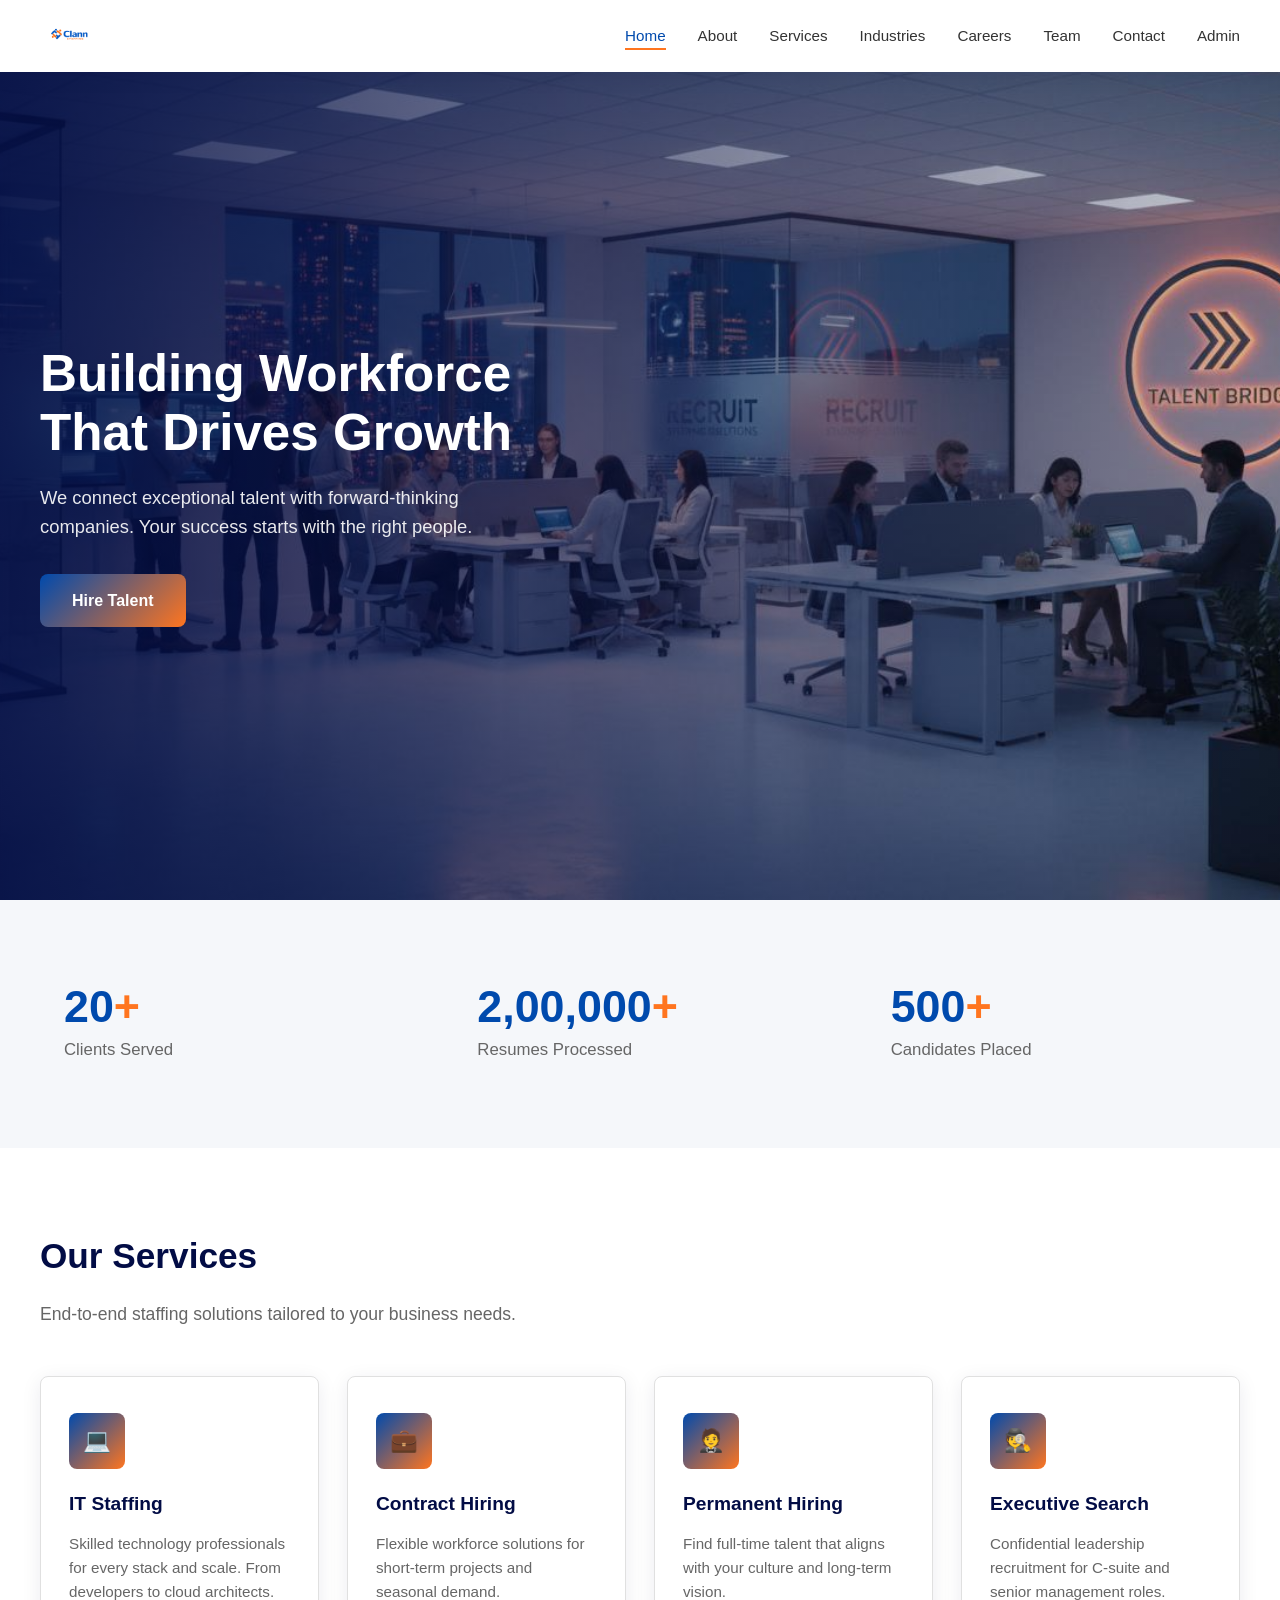
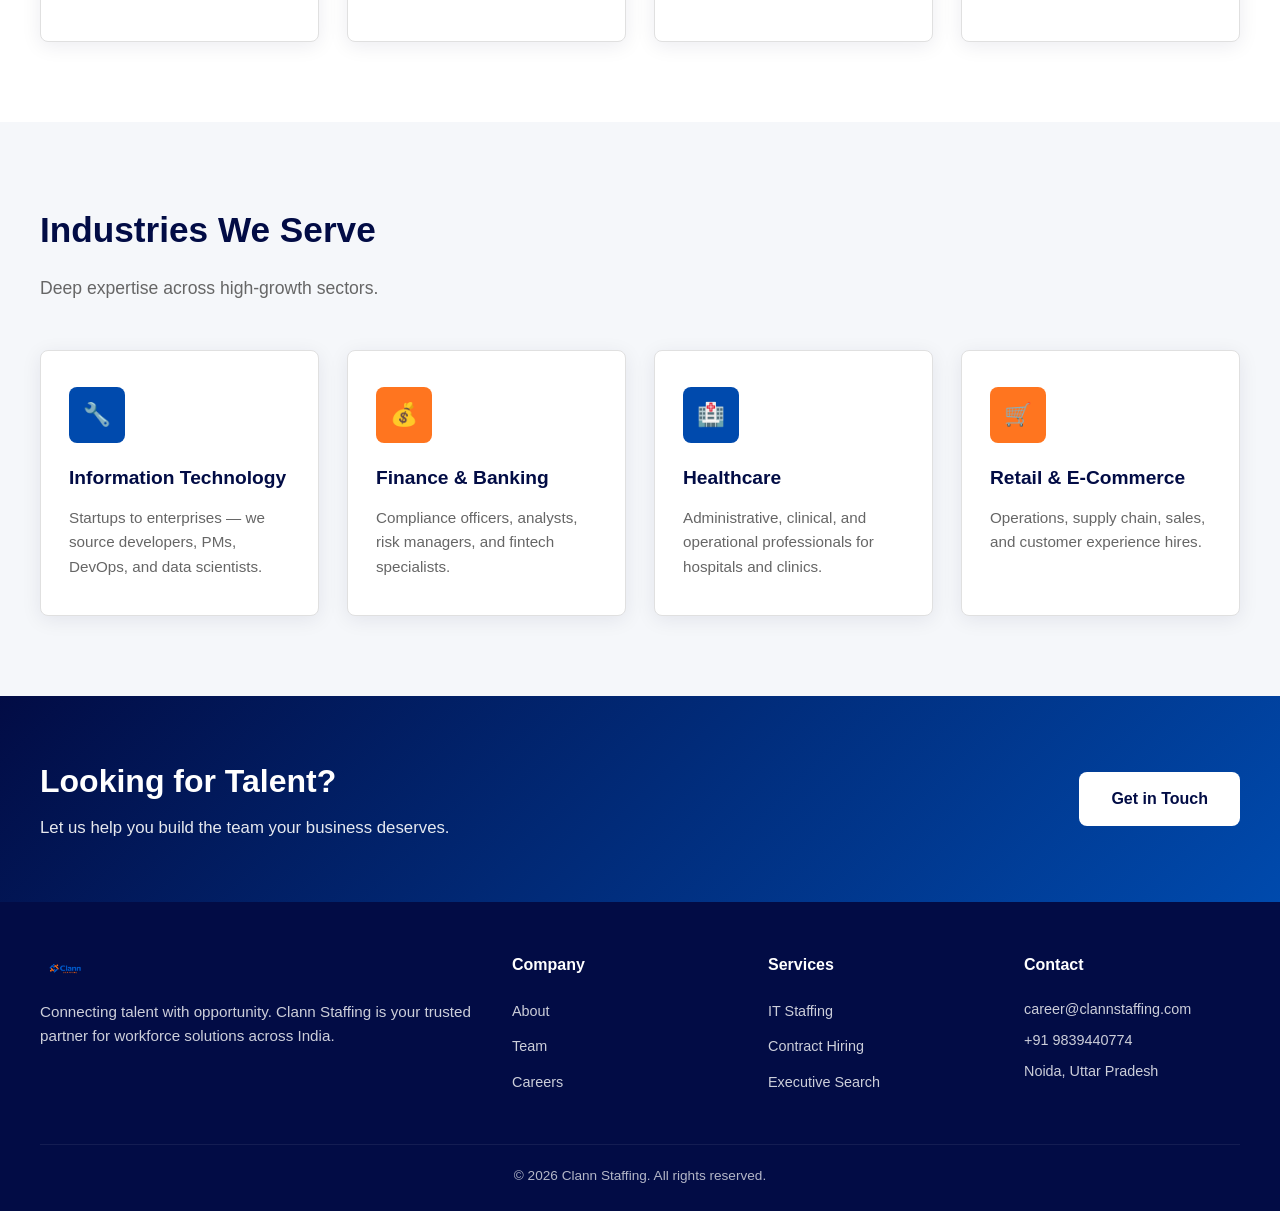
<file: index.html>
<!DOCTYPE html>
<html lang="en">
<head>
  <meta charset="UTF-8">
  <meta name="viewport" content="width=device-width, initial-scale=1.0">
  <title>Clann Staffing | Home</title>
  <link rel="stylesheet" href="styles.css">
</head>
<body>

  <!-- Navbar -->
  <nav class="navbar">
    <div class="container">
      <a href="index.html" class="logo">
        <img src="assets/logo.png" alt="Clann Staffing">
      </a>
      <ul class="nav-links">
        <li><a href="index.html">Home</a></li>
        <li><a href="about.html">About</a></li>
        <li><a href="services.html">Services</a></li>
        <li><a href="industries.html">Industries</a></li>
        <li><a href="careers.html">Careers</a></li>
        <li><a href="team.html">Team</a></li>
        <li><a href="contact.html">Contact</a></li>
        <li><a href="admin.html">Admin</a></li>
      </ul>
      <div class="hamburger" onclick="toggleMenu()">
        <span></span>
        <span></span>
        <span></span>
      </div>
    </div>
  </nav>

  <div class="mobile-menu" id="mobileMenu">
    <a href="index.html">Home</a>
    <a href="about.html">About</a>
    <a href="services.html">Services</a>
    <a href="industries.html">Industries</a>
    <a href="careers.html">Careers</a>
    <a href="team.html">Team</a>
    <a href="contact.html">Contact</a>
    <a href="admin.html">Admin</a>
  </div>

  <!-- Hero -->
  <section class="hero">
    <img src="assets/hero-bg.jpg" alt="" class="hero-bg">
    <div class="hero-overlay"></div>
    <div class="container">
      <div class="hero-content">
        <h1>Building Workforce That Drives Growth</h1>
        <p>We connect exceptional talent with forward-thinking companies. Your success starts with the right people.</p>
        <a href="contact.html" class="btn btn-primary">Hire Talent</a>
      </div>
    </div>
  </section>

  <!-- Stats -->
  <section class="stats">
    <div class="container">
      <div class="stats-grid">
        <div class="stat-item">
          <div class="stat-number">20<span>+</span></div>
          <div class="stat-label">Clients Served</div>
        </div>
        <div class="stat-item">
          <div class="stat-number">2,00,000<span>+</span></div>
          <div class="stat-label">Resumes Processed</div>
        </div>
        <div class="stat-item">
          <div class="stat-number">500<span>+</span></div>
          <div class="stat-label">Candidates Placed</div>
        </div>
      </div>
    </div>
  </section>

  <!-- Services Preview -->
  <section class="section">
    <div class="container">
      <h2 class="section-title">Our Services</h2>
      <p class="section-subtitle">End-to-end staffing solutions tailored to your business needs.</p>
      <div class="cards-grid">
        <div class="card">
          <div class="card-icon">&#128187;</div>
          <h3>IT Staffing</h3>
          <p>Skilled technology professionals for every stack and scale. From developers to cloud architects.</p>
        </div>
        <div class="card">
          <div class="card-icon">&#128188;</div>
          <h3>Contract Hiring</h3>
          <p>Flexible workforce solutions for short-term projects and seasonal demand.</p>
        </div>
        <div class="card">
          <div class="card-icon">&#129333;</div>
          <h3>Permanent Hiring</h3>
          <p>Find full-time talent that aligns with your culture and long-term vision.</p>
        </div>
        <div class="card">
          <div class="card-icon">&#128373;</div>
          <h3>Executive Search</h3>
          <p>Confidential leadership recruitment for C-suite and senior management roles.</p>
        </div>
      </div>
    </div>
  </section>

  <!-- Industries Preview -->
  <section class="section" style="background: var(--gray);">
    <div class="container">
      <h2 class="section-title">Industries We Serve</h2>
      <p class="section-subtitle">Deep expertise across high-growth sectors.</p>
      <div class="cards-grid">
        <div class="card">
          <div class="card-icon" style="background: var(--blue);">&#128295;</div>
          <h3>Information Technology</h3>
          <p>Startups to enterprises — we source developers, PMs, DevOps, and data scientists.</p>
        </div>
        <div class="card">
          <div class="card-icon" style="background: var(--orange);">&#128176;</div>
          <h3>Finance & Banking</h3>
          <p>Compliance officers, analysts, risk managers, and fintech specialists.</p>
        </div>
        <div class="card">
          <div class="card-icon" style="background: var(--blue);">&#127973;</div>
          <h3>Healthcare</h3>
          <p>Administrative, clinical, and operational professionals for hospitals and clinics.</p>
        </div>
        <div class="card">
          <div class="card-icon" style="background: var(--orange);">&#128722;</div>
          <h3>Retail & E-Commerce</h3>
          <p>Operations, supply chain, sales, and customer experience hires.</p>
        </div>
      </div>
    </div>
  </section>

  <!-- CTA Banner -->
  <section class="banner">
    <div class="container">
      <div>
        <h2>Looking for Talent?</h2>
        <p>Let us help you build the team your business deserves.</p>
      </div>
      <a href="contact.html" class="btn btn-primary" style="background: var(--white); color: var(--dark);">Get in Touch</a>
    </div>
  </section>

  <!-- Footer -->
  <footer class="footer">
    <div class="container footer-grid">
      <div class="footer-brand">
        <div class="logo">
          <img src="assets/logo.png" alt="Clann Staffing" style="height: 36px;">
        </div>
        <p>Connecting talent with opportunity. Clann Staffing is your trusted partner for workforce solutions across India.</p>
      </div>
      <div>
        <h4>Company</h4>
        <ul class="footer-links">
          <li><a href="about.html">About</a></li>
          <li><a href="team.html">Team</a></li>
          <li><a href="careers.html">Careers</a></li>
        </ul>
      </div>
      <div>
        <h4>Services</h4>
        <ul class="footer-links">
          <li><a href="services.html">IT Staffing</a></li>
          <li><a href="services.html">Contract Hiring</a></li>
          <li><a href="services.html">Executive Search</a></li>
        </ul>
      </div>
      <div class="footer-contact">
        <h4>Contact</h4>
        <p>career@clannstaffing.com</p>
        <p>+91 9839440774</p>
        <p>Noida, Uttar Pradesh</p>
      </div>
    </div>
    <div class="container footer-bottom">
      &copy; 2026 Clann Staffing. All rights reserved.
    </div>
  </footer>

  <script src="main.js"></script>
</body>
</html>
</file>
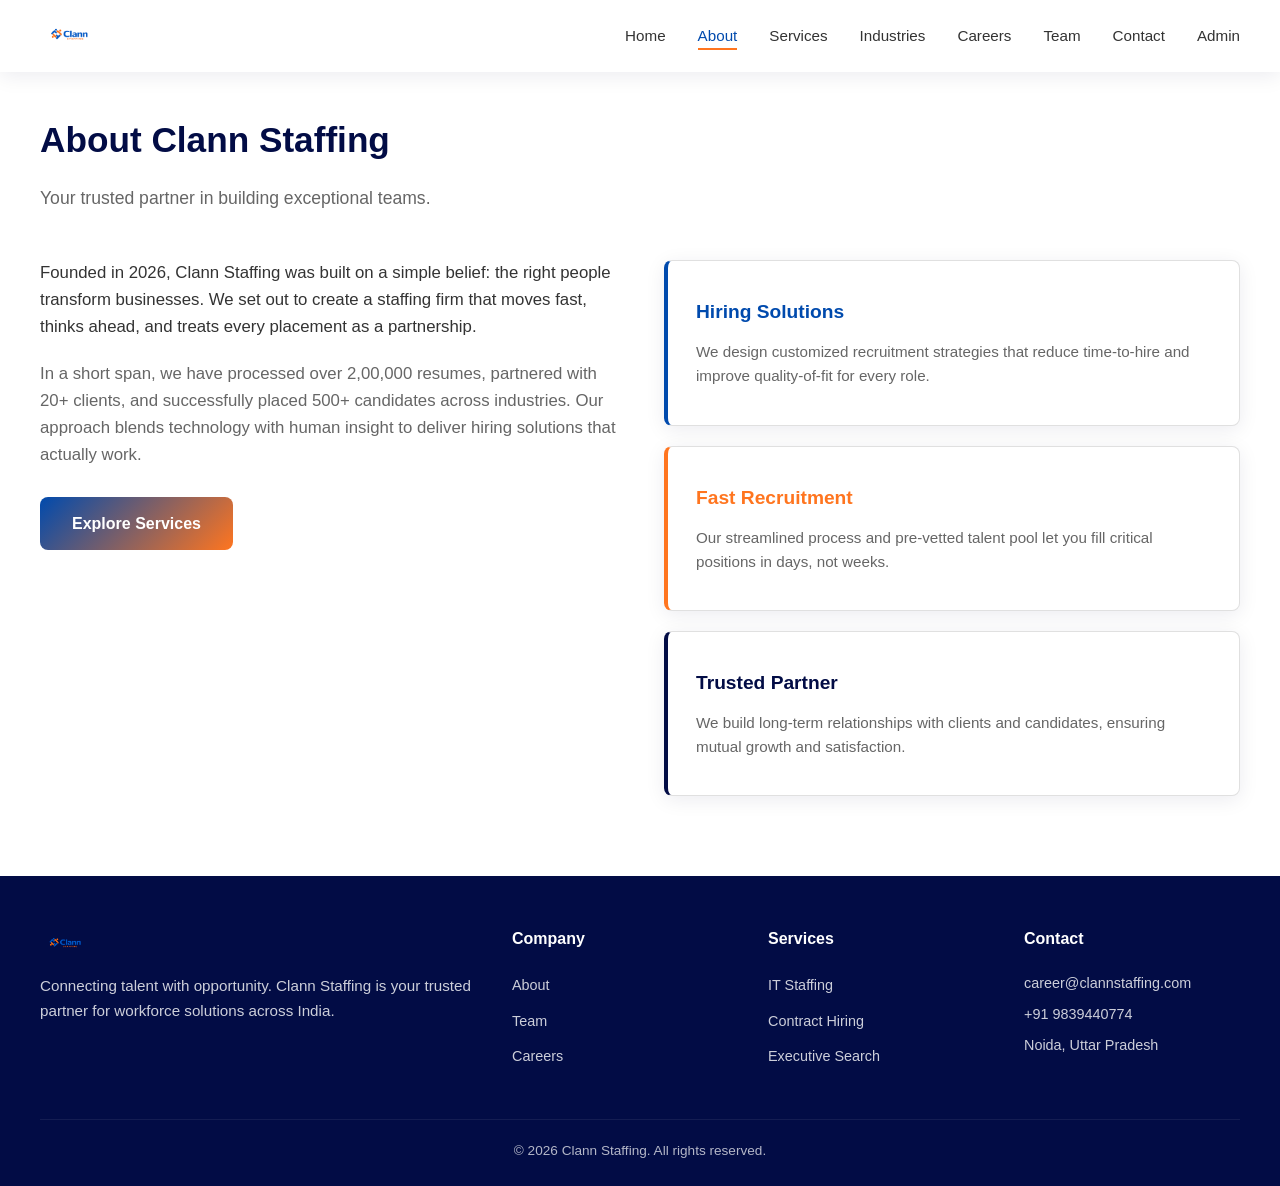
<file: about.html>
<!DOCTYPE html>
<html lang="en">
<head>
  <meta charset="UTF-8">
  <meta name="viewport" content="width=device-width, initial-scale=1.0">
  <title>Clann Staffing | About</title>
  <link rel="stylesheet" href="styles.css">
</head>
<body>

  <nav class="navbar">
    <div class="container">
      <a href="index.html" class="logo">
        <img src="assets/logo.png" alt="Clann Staffing">
      </a>
      <ul class="nav-links">
        <li><a href="index.html">Home</a></li>
        <li><a href="about.html">About</a></li>
        <li><a href="services.html">Services</a></li>
        <li><a href="industries.html">Industries</a></li>
        <li><a href="careers.html">Careers</a></li>
        <li><a href="team.html">Team</a></li>
        <li><a href="contact.html">Contact</a></li>
        <li><a href="admin.html">Admin</a></li>
      </ul>
      <div class="hamburger" onclick="toggleMenu()">
        <span></span><span></span><span></span>
      </div>
    </div>
  </nav>

  <div class="mobile-menu" id="mobileMenu">
    <a href="index.html">Home</a>
    <a href="about.html">About</a>
    <a href="services.html">Services</a>
    <a href="industries.html">Industries</a>
    <a href="careers.html">Careers</a>
    <a href="team.html">Team</a>
    <a href="contact.html">Contact</a>
    <a href="admin.html">Admin</a>
  </div>

  <section class="section" style="padding-top: calc(var(--nav-height) + 40px);">
    <div class="container">
      <h2 class="section-title">About Clann Staffing</h2>
      <p class="section-subtitle">Your trusted partner in building exceptional teams.</p>
      <div style="display: grid; grid-template-columns: 1fr 1fr; gap: 48px; align-items: start;">
        <div>
          <p style="font-size: 1.05rem; margin-bottom: 20px;">
            Founded in 2026, Clann Staffing was built on a simple belief: the right people transform businesses. We set out to create a staffing firm that moves fast, thinks ahead, and treats every placement as a partnership.
          </p>
          <p style="font-size: 1.05rem; margin-bottom: 20px; color: var(--text-light);">
            In a short span, we have processed over 2,00,000 resumes, partnered with 20+ clients, and successfully placed 500+ candidates across industries. Our approach blends technology with human insight to deliver hiring solutions that actually work.
          </p>
          <a href="services.html" class="btn btn-primary" style="margin-top: 8px;">Explore Services</a>
        </div>
        <div style="display: grid; gap: 20px;">
          <div class="card" style="border-left: 4px solid var(--blue);">
            <h3 style="color: var(--blue);">Hiring Solutions</h3>
            <p>We design customized recruitment strategies that reduce time-to-hire and improve quality-of-fit for every role.</p>
          </div>
          <div class="card" style="border-left: 4px solid var(--orange);">
            <h3 style="color: var(--orange);">Fast Recruitment</h3>
            <p>Our streamlined process and pre-vetted talent pool let you fill critical positions in days, not weeks.</p>
          </div>
          <div class="card" style="border-left: 4px solid var(--dark);">
            <h3 style="color: var(--dark);">Trusted Partner</h3>
            <p>We build long-term relationships with clients and candidates, ensuring mutual growth and satisfaction.</p>
          </div>
        </div>
      </div>
    </div>
  </section>

  <footer class="footer">
    <div class="container footer-grid">
      <div class="footer-brand">
        <div class="logo"><img src="assets/logo.png" alt="Clann Staffing" style="height: 36px;"></div>
        <p>Connecting talent with opportunity. Clann Staffing is your trusted partner for workforce solutions across India.</p>
      </div>
      <div>
        <h4>Company</h4>
        <ul class="footer-links">
          <li><a href="about.html">About</a></li>
          <li><a href="team.html">Team</a></li>
          <li><a href="careers.html">Careers</a></li>
        </ul>
      </div>
      <div>
        <h4>Services</h4>
        <ul class="footer-links">
          <li><a href="services.html">IT Staffing</a></li>
          <li><a href="services.html">Contract Hiring</a></li>
          <li><a href="services.html">Executive Search</a></li>
        </ul>
      </div>
      <div class="footer-contact">
        <h4>Contact</h4>
        <p>career@clannstaffing.com</p>
        <p>+91 9839440774</p>
        <p>Noida, Uttar Pradesh</p>
      </div>
    </div>
    <div class="container footer-bottom">&copy; 2026 Clann Staffing. All rights reserved.</div>
  </footer>

  <script src="main.js"></script>
</body>
</html>
</file>
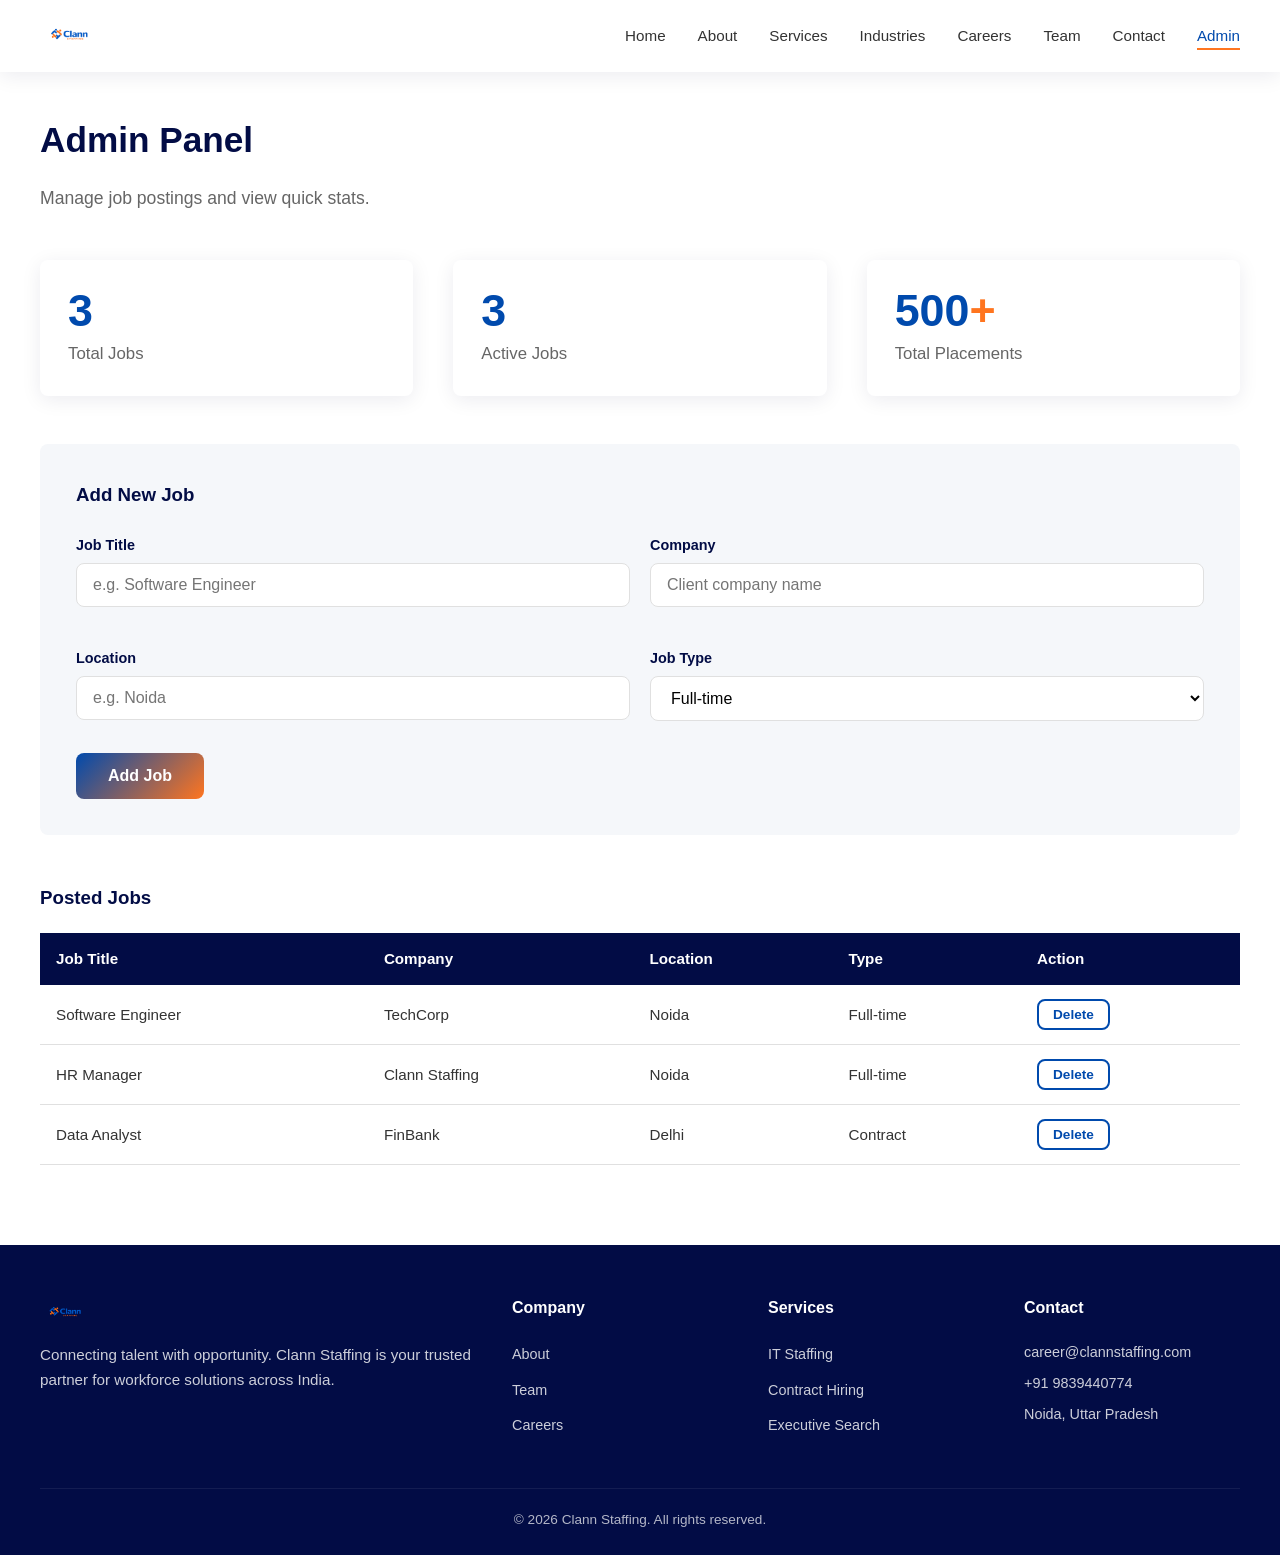
<file: admin.html>
<!DOCTYPE html>
<html lang="en">
<head>
  <meta charset="UTF-8">
  <meta name="viewport" content="width=device-width, initial-scale=1.0">
  <title>Clann Staffing | Admin Panel</title>
  <link rel="stylesheet" href="styles.css">
</head>
<body>

  <nav class="navbar">
    <div class="container">
      <a href="index.html" class="logo">
        <img src="assets/logo.png" alt="Clann Staffing">
      </a>
      <ul class="nav-links">
        <li><a href="index.html">Home</a></li>
        <li><a href="about.html">About</a></li>
        <li><a href="services.html">Services</a></li>
        <li><a href="industries.html">Industries</a></li>
        <li><a href="careers.html">Careers</a></li>
        <li><a href="team.html">Team</a></li>
        <li><a href="contact.html">Contact</a></li>
        <li><a href="admin.html">Admin</a></li>
      </ul>
      <div class="hamburger" onclick="toggleMenu()">
        <span></span><span></span><span></span>
      </div>
    </div>
  </nav>

  <div class="mobile-menu" id="mobileMenu">
    <a href="index.html">Home</a>
    <a href="about.html">About</a>
    <a href="services.html">Services</a>
    <a href="industries.html">Industries</a>
    <a href="careers.html">Careers</a>
    <a href="team.html">Team</a>
    <a href="contact.html">Contact</a>
    <a href="admin.html">Admin</a>
  </div>

  <section class="section" style="padding-top: calc(var(--nav-height) + 40px);">
    <div class="container">
      <h2 class="section-title">Admin Panel</h2>
      <p class="section-subtitle">Manage job postings and view quick stats.</p>

      <!-- Stats -->
      <div class="stats-grid" style="grid-template-columns: repeat(3, 1fr); margin-bottom: 48px;">
        <div class="stat-item" style="background: white; border-radius: var(--radius); box-shadow: var(--shadow); padding: 28px;">
          <div class="stat-number" id="statTotal">0</div>
          <div class="stat-label">Total Jobs</div>
        </div>
        <div class="stat-item" style="background: white; border-radius: var(--radius); box-shadow: var(--shadow); padding: 28px;">
          <div class="stat-number" id="statActive">0</div>
          <div class="stat-label">Active Jobs</div>
        </div>
        <div class="stat-item" style="background: white; border-radius: var(--radius); box-shadow: var(--shadow); padding: 28px;">
          <div class="stat-number">500<span>+</span></div>
          <div class="stat-label">Total Placements</div>
        </div>
      </div>

      <!-- Add Job Form -->
      <div style="background: var(--gray); padding: 36px; border-radius: var(--radius); margin-bottom: 48px;">
        <h3 style="margin-bottom: 24px; color: var(--dark);">Add New Job</h3>
        <form id="jobForm">
          <div style="display: grid; grid-template-columns: 1fr 1fr; gap: 20px;">
            <div class="form-group">
              <label for="jobTitle">Job Title</label>
              <input type="text" id="jobTitle" placeholder="e.g. Software Engineer" required>
            </div>
            <div class="form-group">
              <label for="jobCompany">Company</label>
              <input type="text" id="jobCompany" placeholder="Client company name" required>
            </div>
            <div class="form-group">
              <label for="jobLocation">Location</label>
              <input type="text" id="jobLocation" placeholder="e.g. Noida" required>
            </div>
            <div class="form-group">
              <label for="jobType">Job Type</label>
              <select id="jobType">
                <option value="Full-time">Full-time</option>
                <option value="Contract">Contract</option>
                <option value="Part-time">Part-time</option>
              </select>
            </div>
          </div>
          <button type="submit" class="btn btn-primary" style="margin-top: 12px;">Add Job</button>
        </form>
      </div>

      <!-- Jobs Table -->
      <h3 style="margin-bottom: 20px; color: var(--dark);">Posted Jobs</h3>
      <div class="table-wrap">
        <table>
          <thead>
            <tr>
              <th>Job Title</th>
              <th>Company</th>
              <th>Location</th>
              <th>Type</th>
              <th>Action</th>
            </tr>
          </thead>
          <tbody id="jobsTableBody">
            <!-- Populated by JS -->
          </tbody>
        </table>
      </div>
    </div>
  </section>

  <footer class="footer">
    <div class="container footer-grid">
      <div class="footer-brand">
        <div class="logo"><img src="assets/logo.png" alt="Clann Staffing" style="height: 36px;"></div>
        <p>Connecting talent with opportunity. Clann Staffing is your trusted partner for workforce solutions across India.</p>
      </div>
      <div>
        <h4>Company</h4>
        <ul class="footer-links">
          <li><a href="about.html">About</a></li>
          <li><a href="team.html">Team</a></li>
          <li><a href="careers.html">Careers</a></li>
        </ul>
      </div>
      <div>
        <h4>Services</h4>
        <ul class="footer-links">
          <li><a href="services.html">IT Staffing</a></li>
          <li><a href="services.html">Contract Hiring</a></li>
          <li><a href="services.html">Executive Search</a></li>
        </ul>
      </div>
      <div class="footer-contact">
        <h4>Contact</h4>
        <p>career@clannstaffing.com</p>
        <p>+91 9839440774</p>
        <p>Noida, Uttar Pradesh</p>
      </div>
    </div>
    <div class="container footer-bottom">&copy; 2026 Clann Staffing. All rights reserved.</div>
  </footer>

  <script src="main.js"></script>
</body>
</html>
</file>
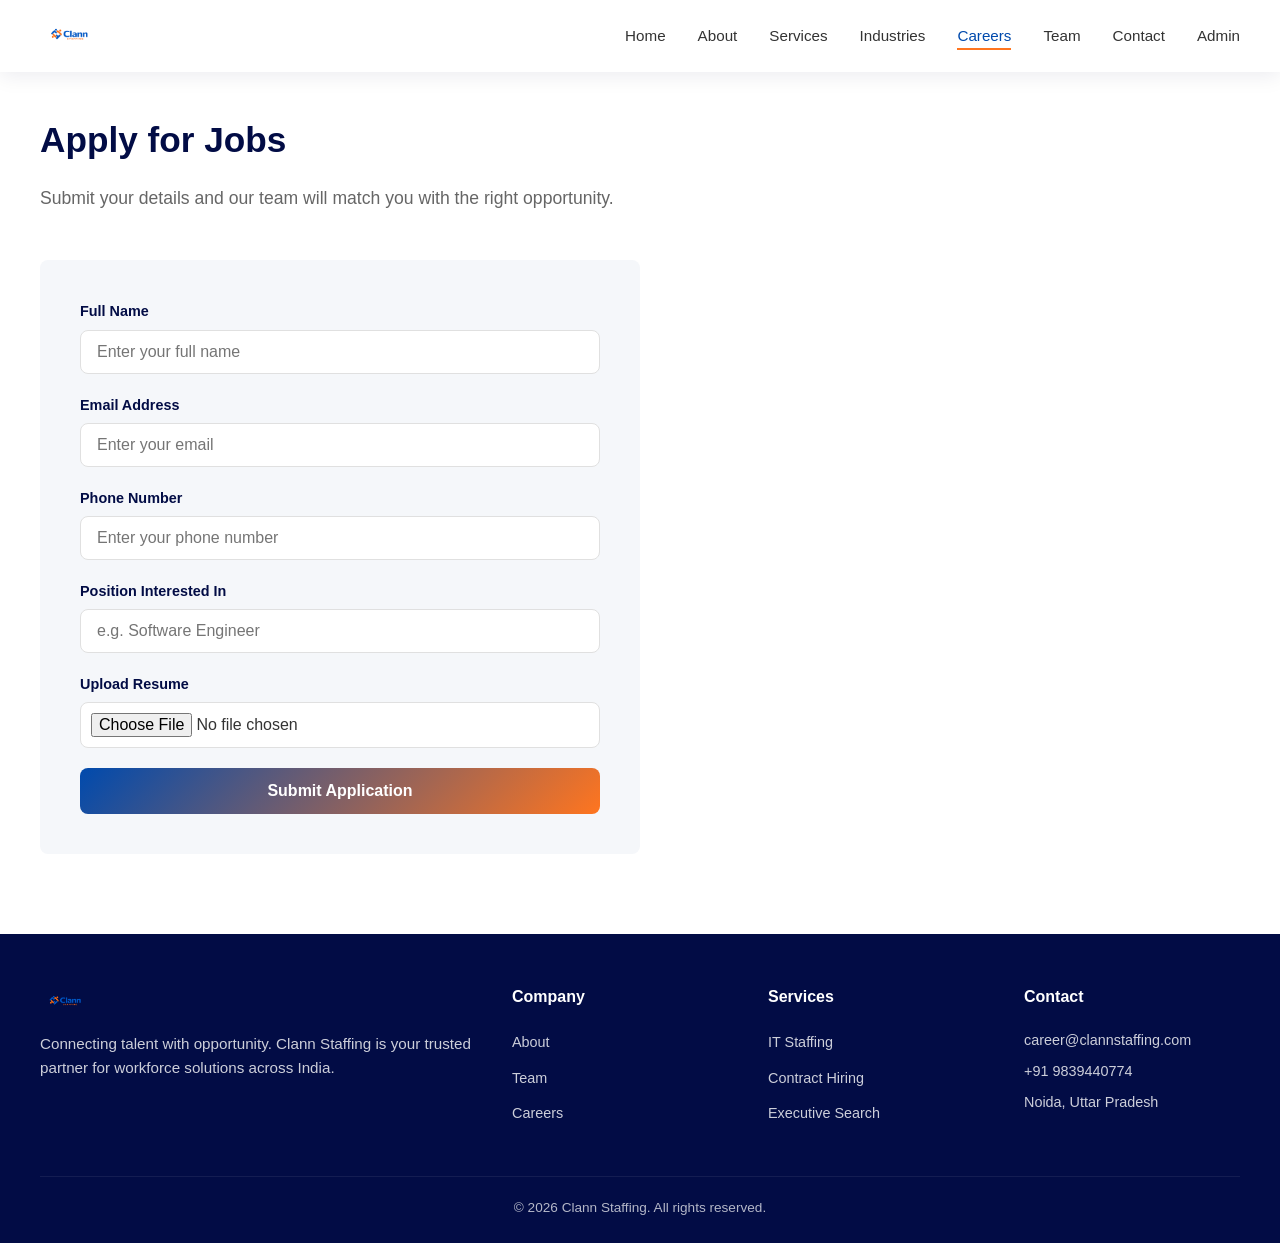
<file: careers.html>
<!DOCTYPE html>
<html lang="en">
<head>
  <meta charset="UTF-8">
  <meta name="viewport" content="width=device-width, initial-scale=1.0">
  <title>Clann Staffing | Careers</title>
  <link rel="stylesheet" href="styles.css">
</head>
<body>

  <nav class="navbar">
    <div class="container">
      <a href="index.html" class="logo">
        <img src="assets/logo.png" alt="Clann Staffing">
      </a>
      <ul class="nav-links">
        <li><a href="index.html">Home</a></li>
        <li><a href="about.html">About</a></li>
        <li><a href="services.html">Services</a></li>
        <li><a href="industries.html">Industries</a></li>
        <li><a href="careers.html">Careers</a></li>
        <li><a href="team.html">Team</a></li>
        <li><a href="contact.html">Contact</a></li>
        <li><a href="admin.html">Admin</a></li>
      </ul>
      <div class="hamburger" onclick="toggleMenu()">
        <span></span><span></span><span></span>
      </div>
    </div>
  </nav>

  <div class="mobile-menu" id="mobileMenu">
    <a href="index.html">Home</a>
    <a href="about.html">About</a>
    <a href="services.html">Services</a>
    <a href="industries.html">Industries</a>
    <a href="careers.html">Careers</a>
    <a href="team.html">Team</a>
    <a href="contact.html">Contact</a>
    <a href="admin.html">Admin</a>
  </div>

  <section class="section" style="padding-top: calc(var(--nav-height) + 40px);">
    <div class="container">
      <h2 class="section-title">Apply for Jobs</h2>
      <p class="section-subtitle">Submit your details and our team will match you with the right opportunity.</p>

      <div style="max-width: 600px;">
        <form id="applyForm" style="background: var(--gray); padding: 40px; border-radius: var(--radius);">
          <div class="form-group">
            <label for="name">Full Name</label>
            <input type="text" id="name" name="name" placeholder="Enter your full name" required>
          </div>
          <div class="form-group">
            <label for="email">Email Address</label>
            <input type="email" id="email" name="email" placeholder="Enter your email" required>
          </div>
          <div class="form-group">
            <label for="phone">Phone Number</label>
            <input type="tel" id="phone" name="phone" placeholder="Enter your phone number">
          </div>
          <div class="form-group">
            <label for="position">Position Interested In</label>
            <input type="text" id="position" name="position" placeholder="e.g. Software Engineer">
          </div>
          <div class="form-group">
            <label for="resume">Upload Resume</label>
            <input type="file" id="resume" name="resume" accept=".pdf,.doc,.docx">
          </div>
          <button type="submit" class="btn btn-primary" style="width: 100%;">Submit Application</button>
        </form>
      </div>
    </div>
  </section>

  <footer class="footer">
    <div class="container footer-grid">
      <div class="footer-brand">
        <div class="logo"><img src="assets/logo.png" alt="Clann Staffing" style="height: 36px;"></div>
        <p>Connecting talent with opportunity. Clann Staffing is your trusted partner for workforce solutions across India.</p>
      </div>
      <div>
        <h4>Company</h4>
        <ul class="footer-links">
          <li><a href="about.html">About</a></li>
          <li><a href="team.html">Team</a></li>
          <li><a href="careers.html">Careers</a></li>
        </ul>
      </div>
      <div>
        <h4>Services</h4>
        <ul class="footer-links">
          <li><a href="services.html">IT Staffing</a></li>
          <li><a href="services.html">Contract Hiring</a></li>
          <li><a href="services.html">Executive Search</a></li>
        </ul>
      </div>
      <div class="footer-contact">
        <h4>Contact</h4>
        <p>career@clannstaffing.com</p>
        <p>+91 9839440774</p>
        <p>Noida, Uttar Pradesh</p>
      </div>
    </div>
    <div class="container footer-bottom">&copy; 2026 Clann Staffing. All rights reserved.</div>
  </footer>

  <script src="main.js"></script>
  <script>
    document.getElementById('applyForm').addEventListener('submit', function(e) {
      e.preventDefault();
      alert('Thank you! Your application has been received. Our team will contact you soon.');
      this.reset();
    });
  </script>
</body>
</html>
</file>
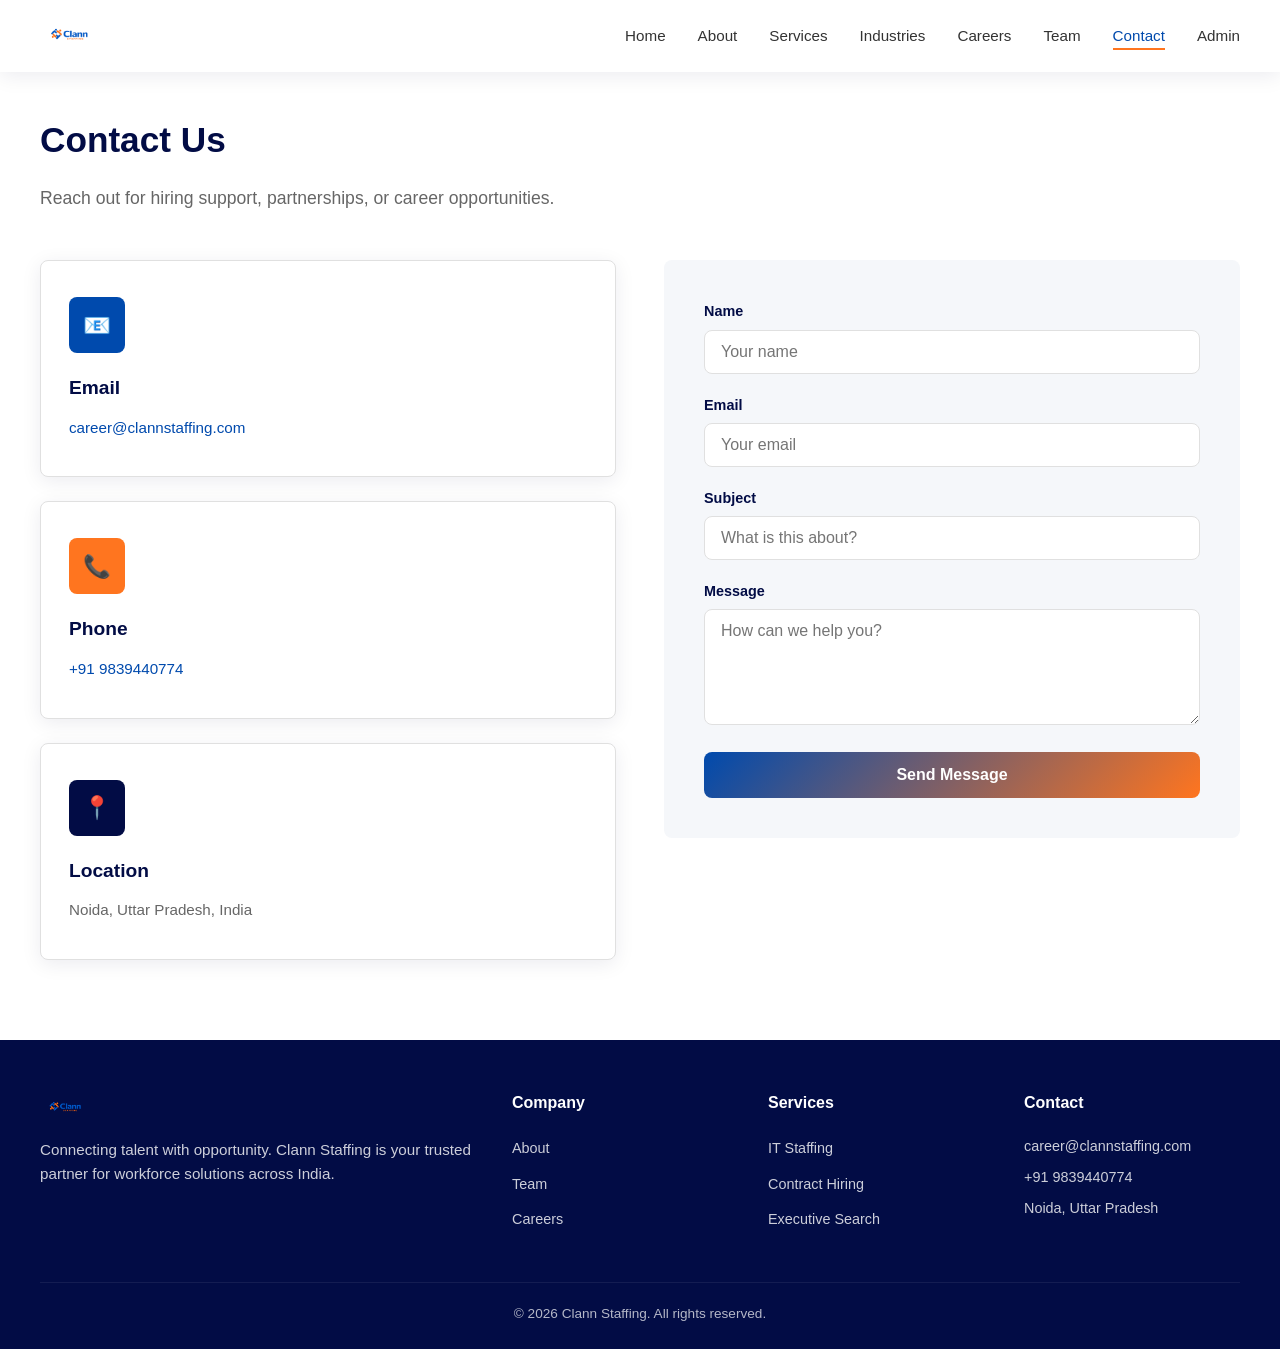
<file: contact.html>
<!DOCTYPE html>
<html lang="en">
<head>
  <meta charset="UTF-8">
  <meta name="viewport" content="width=device-width, initial-scale=1.0">
  <title>Clann Staffing | Contact</title>
  <link rel="stylesheet" href="styles.css">
</head>
<body>

  <nav class="navbar">
    <div class="container">
      <a href="index.html" class="logo">
        <img src="assets/logo.png" alt="Clann Staffing">
      </a>
      <ul class="nav-links">
        <li><a href="index.html">Home</a></li>
        <li><a href="about.html">About</a></li>
        <li><a href="services.html">Services</a></li>
        <li><a href="industries.html">Industries</a></li>
        <li><a href="careers.html">Careers</a></li>
        <li><a href="team.html">Team</a></li>
        <li><a href="contact.html">Contact</a></li>
        <li><a href="admin.html">Admin</a></li>
      </ul>
      <div class="hamburger" onclick="toggleMenu()">
        <span></span><span></span><span></span>
      </div>
    </div>
  </nav>

  <div class="mobile-menu" id="mobileMenu">
    <a href="index.html">Home</a>
    <a href="about.html">About</a>
    <a href="services.html">Services</a>
    <a href="industries.html">Industries</a>
    <a href="careers.html">Careers</a>
    <a href="team.html">Team</a>
    <a href="contact.html">Contact</a>
    <a href="admin.html">Admin</a>
  </div>

  <section class="section" style="padding-top: calc(var(--nav-height) + 40px);">
    <div class="container">
      <h2 class="section-title">Contact Us</h2>
      <p class="section-subtitle">Reach out for hiring support, partnerships, or career opportunities.</p>

      <div style="display: grid; grid-template-columns: 1fr 1fr; gap: 48px; align-items: start;">
        <div>
          <div class="card" style="margin-bottom: 24px;">
            <div class="card-icon" style="background: var(--blue);">&#128231;</div>
            <h3>Email</h3>
            <p><a href="mailto:career@clannstaffing.com" style="color: var(--blue);">career@clannstaffing.com</a></p>
          </div>
          <div class="card" style="margin-bottom: 24px;">
            <div class="card-icon" style="background: var(--orange);">&#128222;</div>
            <h3>Phone</h3>
            <p><a href="tel:+919839440774" style="color: var(--blue);">+91 9839440774</a></p>
          </div>
          <div class="card">
            <div class="card-icon" style="background: var(--dark);">&#128205;</div>
            <h3>Location</h3>
            <p>Noida, Uttar Pradesh, India</p>
          </div>
        </div>

        <div>
          <form id="contactForm" style="background: var(--gray); padding: 40px; border-radius: var(--radius);">
            <div class="form-group">
              <label for="cName">Name</label>
              <input type="text" id="cName" placeholder="Your name" required>
            </div>
            <div class="form-group">
              <label for="cEmail">Email</label>
              <input type="email" id="cEmail" placeholder="Your email" required>
            </div>
            <div class="form-group">
              <label for="cSubject">Subject</label>
              <input type="text" id="cSubject" placeholder="What is this about?">
            </div>
            <div class="form-group">
              <label for="cMessage">Message</label>
              <textarea id="cMessage" rows="5" placeholder="How can we help you?" required></textarea>
            </div>
            <button type="submit" class="btn btn-primary" style="width: 100%;">Send Message</button>
          </form>
        </div>
      </div>
    </div>
  </section>

  <footer class="footer">
    <div class="container footer-grid">
      <div class="footer-brand">
        <div class="logo"><img src="assets/logo.png" alt="Clann Staffing" style="height: 36px;"></div>
        <p>Connecting talent with opportunity. Clann Staffing is your trusted partner for workforce solutions across India.</p>
      </div>
      <div>
        <h4>Company</h4>
        <ul class="footer-links">
          <li><a href="about.html">About</a></li>
          <li><a href="team.html">Team</a></li>
          <li><a href="careers.html">Careers</a></li>
        </ul>
      </div>
      <div>
        <h4>Services</h4>
        <ul class="footer-links">
          <li><a href="services.html">IT Staffing</a></li>
          <li><a href="services.html">Contract Hiring</a></li>
          <li><a href="services.html">Executive Search</a></li>
        </ul>
      </div>
      <div class="footer-contact">
        <h4>Contact</h4>
        <p>career@clannstaffing.com</p>
        <p>+91 9839440774</p>
        <p>Noida, Uttar Pradesh</p>
      </div>
    </div>
    <div class="container footer-bottom">&copy; 2026 Clann Staffing. All rights reserved.</div>
  </footer>

  <script src="main.js"></script>
  <script>
    document.getElementById('contactForm').addEventListener('submit', function(e) {
      e.preventDefault();
      alert('Message sent! We will get back to you shortly.');
      this.reset();
    });
  </script>
</body>
</html>
</file>
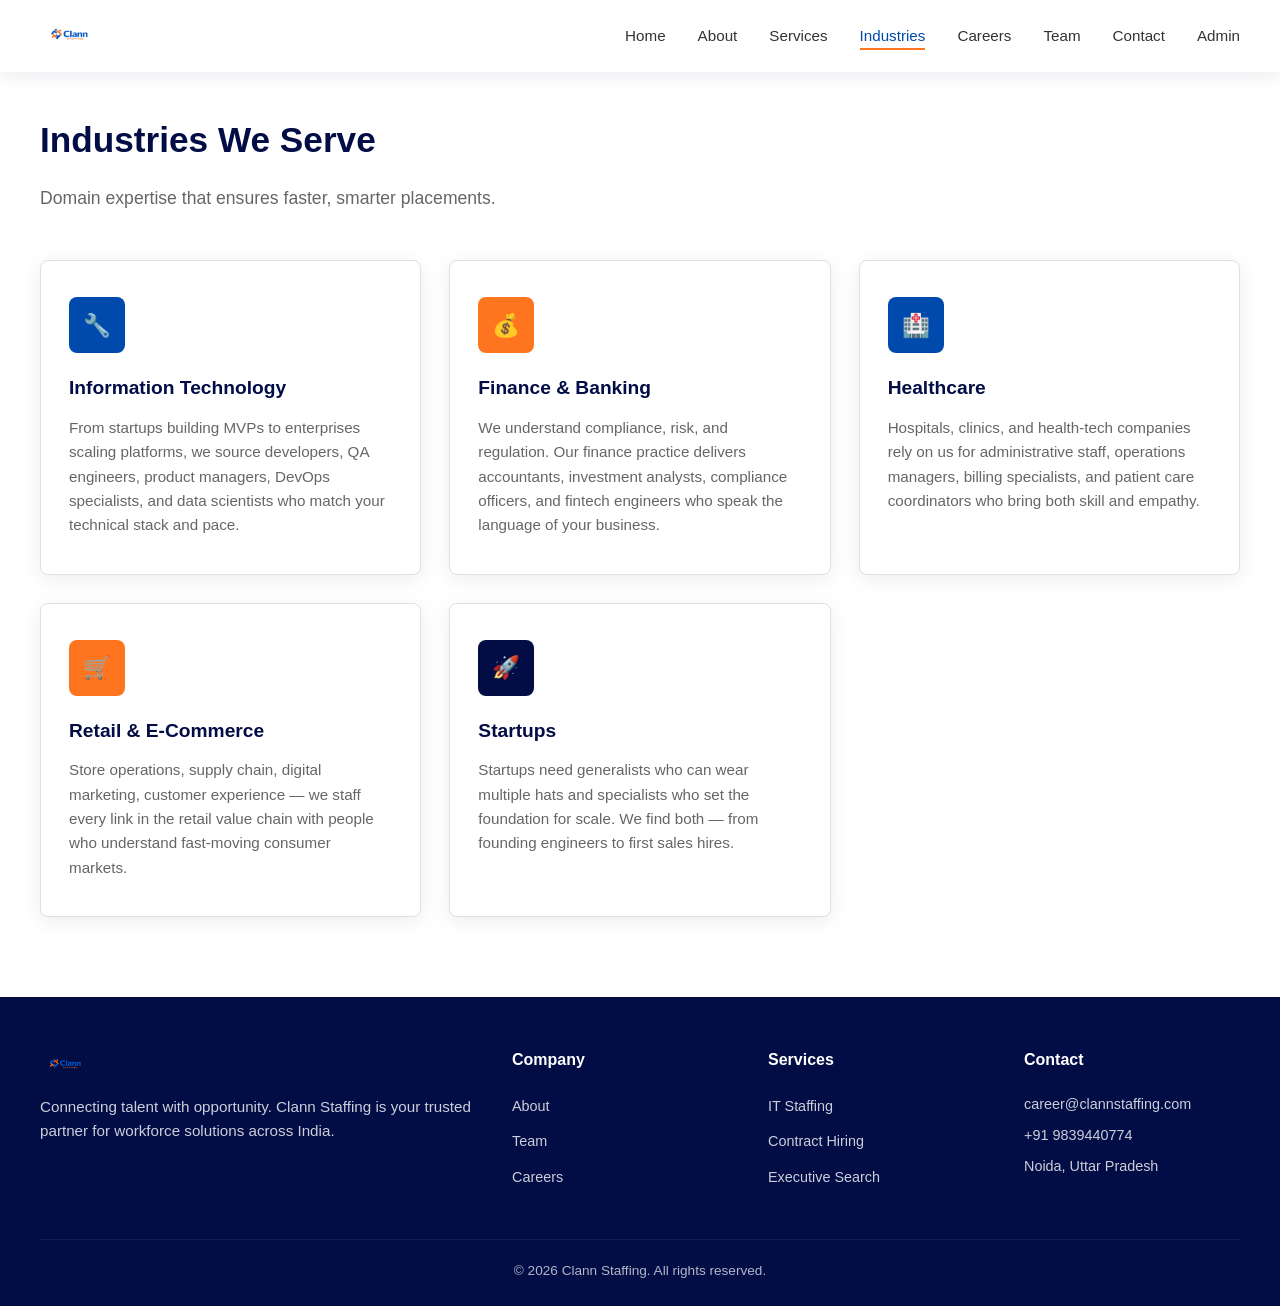
<file: industries.html>
<!DOCTYPE html>
<html lang="en">
<head>
  <meta charset="UTF-8">
  <meta name="viewport" content="width=device-width, initial-scale=1.0">
  <title>Clann Staffing | Industries</title>
  <link rel="stylesheet" href="styles.css">
</head>
<body>

  <nav class="navbar">
    <div class="container">
      <a href="index.html" class="logo">
        <img src="assets/logo.png" alt="Clann Staffing">
      </a>
      <ul class="nav-links">
        <li><a href="index.html">Home</a></li>
        <li><a href="about.html">About</a></li>
        <li><a href="services.html">Services</a></li>
        <li><a href="industries.html">Industries</a></li>
        <li><a href="careers.html">Careers</a></li>
        <li><a href="team.html">Team</a></li>
        <li><a href="contact.html">Contact</a></li>
        <li><a href="admin.html">Admin</a></li>
      </ul>
      <div class="hamburger" onclick="toggleMenu()">
        <span></span><span></span><span></span>
      </div>
    </div>
  </nav>

  <div class="mobile-menu" id="mobileMenu">
    <a href="index.html">Home</a>
    <a href="about.html">About</a>
    <a href="services.html">Services</a>
    <a href="industries.html">Industries</a>
    <a href="careers.html">Careers</a>
    <a href="team.html">Team</a>
    <a href="contact.html">Contact</a>
    <a href="admin.html">Admin</a>
  </div>

  <section class="section" style="padding-top: calc(var(--nav-height) + 40px);">
    <div class="container">
      <h2 class="section-title">Industries We Serve</h2>
      <p class="section-subtitle">Domain expertise that ensures faster, smarter placements.</p>

      <div class="cards-grid" style="grid-template-columns: repeat(auto-fit, minmax(300px, 1fr)); gap: 28px;">
        <div class="card">
          <div class="card-icon" style="background: var(--blue);">&#128295;</div>
          <h3>Information Technology</h3>
          <p>From startups building MVPs to enterprises scaling platforms, we source developers, QA engineers, product managers, DevOps specialists, and data scientists who match your technical stack and pace.</p>
        </div>
        <div class="card">
          <div class="card-icon" style="background: var(--orange);">&#128176;</div>
          <h3>Finance & Banking</h3>
          <p>We understand compliance, risk, and regulation. Our finance practice delivers accountants, investment analysts, compliance officers, and fintech engineers who speak the language of your business.</p>
        </div>
        <div class="card">
          <div class="card-icon" style="background: var(--blue);">&#127973;</div>
          <h3>Healthcare</h3>
          <p>Hospitals, clinics, and health-tech companies rely on us for administrative staff, operations managers, billing specialists, and patient care coordinators who bring both skill and empathy.</p>
        </div>
        <div class="card">
          <div class="card-icon" style="background: var(--orange);">&#128722;</div>
          <h3>Retail & E-Commerce</h3>
          <p>Store operations, supply chain, digital marketing, customer experience — we staff every link in the retail value chain with people who understand fast-moving consumer markets.</p>
        </div>
        <div class="card">
          <div class="card-icon" style="background: var(--dark);">&#128640;</div>
          <h3>Startups</h3>
          <p>Startups need generalists who can wear multiple hats and specialists who set the foundation for scale. We find both — from founding engineers to first sales hires.</p>
        </div>
      </div>
    </div>
  </section>

  <footer class="footer">
    <div class="container footer-grid">
      <div class="footer-brand">
        <div class="logo"><img src="assets/logo.png" alt="Clann Staffing" style="height: 36px;"></div>
        <p>Connecting talent with opportunity. Clann Staffing is your trusted partner for workforce solutions across India.</p>
      </div>
      <div>
        <h4>Company</h4>
        <ul class="footer-links">
          <li><a href="about.html">About</a></li>
          <li><a href="team.html">Team</a></li>
          <li><a href="careers.html">Careers</a></li>
        </ul>
      </div>
      <div>
        <h4>Services</h4>
        <ul class="footer-links">
          <li><a href="services.html">IT Staffing</a></li>
          <li><a href="services.html">Contract Hiring</a></li>
          <li><a href="services.html">Executive Search</a></li>
        </ul>
      </div>
      <div class="footer-contact">
        <h4>Contact</h4>
        <p>career@clannstaffing.com</p>
        <p>+91 9839440774</p>
        <p>Noida, Uttar Pradesh</p>
      </div>
    </div>
    <div class="container footer-bottom">&copy; 2026 Clann Staffing. All rights reserved.</div>
  </footer>

  <script src="main.js"></script>
</body>
</html>
</file>
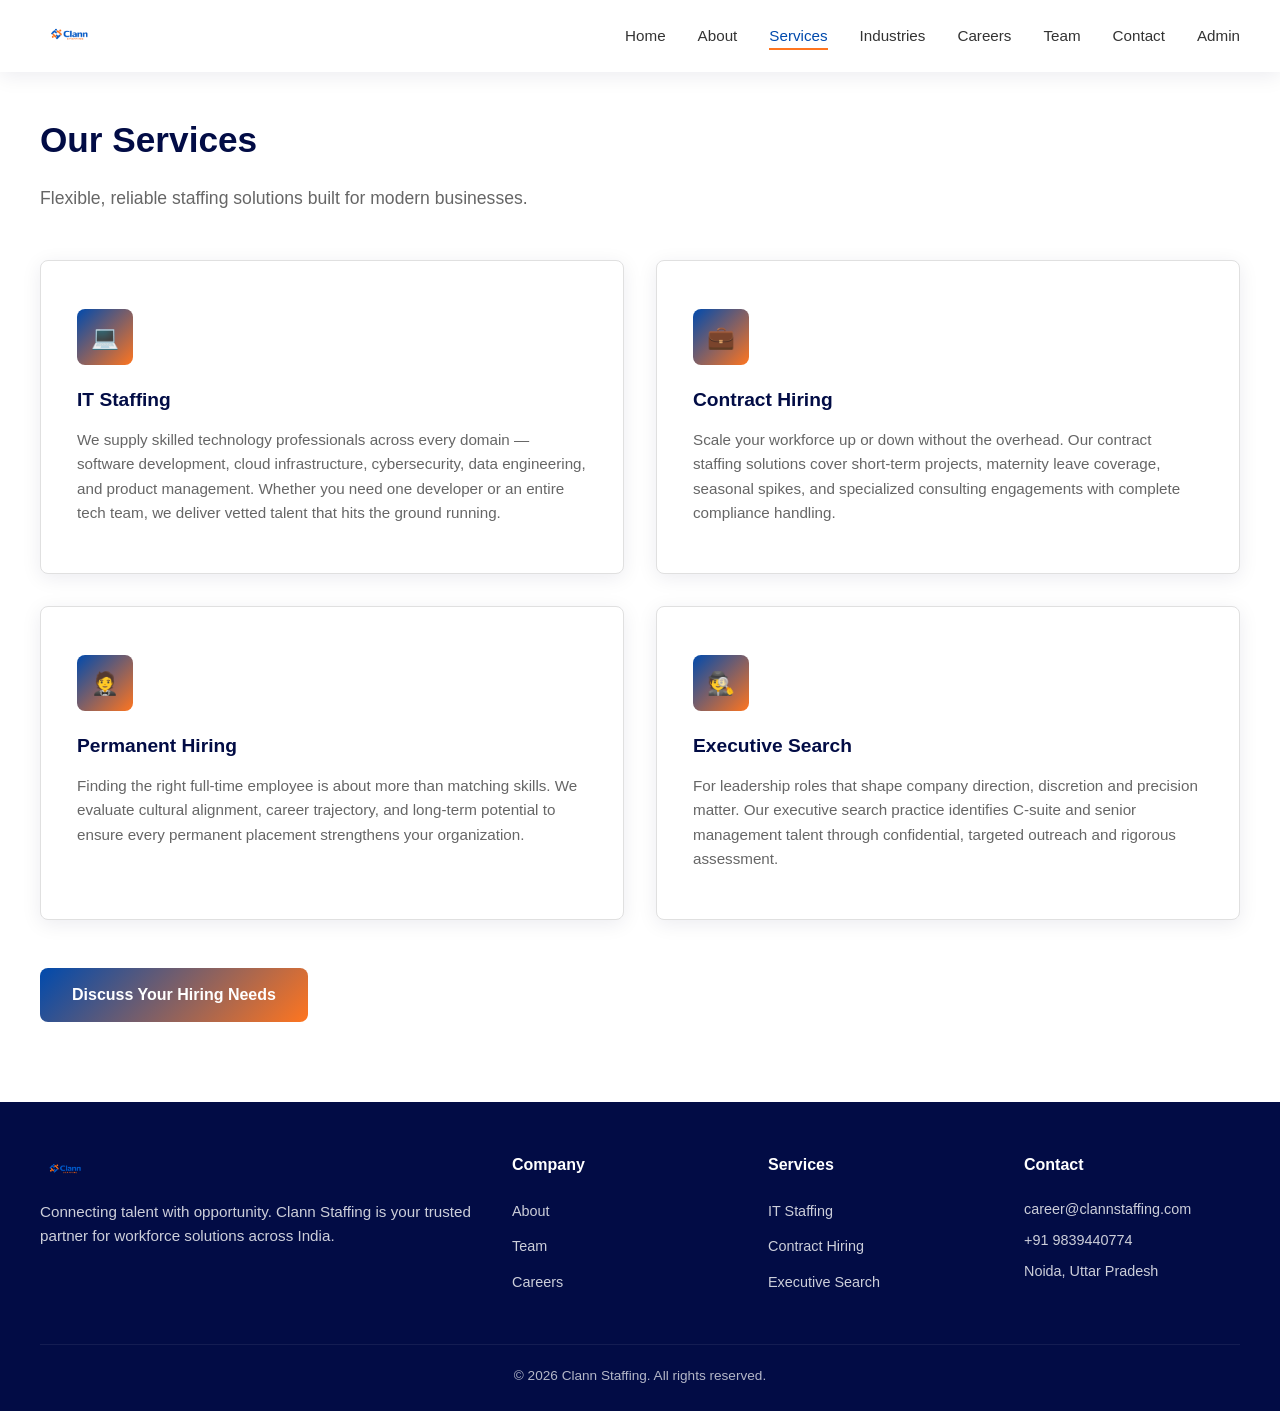
<file: services.html>
<!DOCTYPE html>
<html lang="en">
<head>
  <meta charset="UTF-8">
  <meta name="viewport" content="width=device-width, initial-scale=1.0">
  <title>Clann Staffing | Services</title>
  <link rel="stylesheet" href="styles.css">
</head>
<body>

  <nav class="navbar">
    <div class="container">
      <a href="index.html" class="logo">
        <img src="assets/logo.png" alt="Clann Staffing">
      </a>
      <ul class="nav-links">
        <li><a href="index.html">Home</a></li>
        <li><a href="about.html">About</a></li>
        <li><a href="services.html">Services</a></li>
        <li><a href="industries.html">Industries</a></li>
        <li><a href="careers.html">Careers</a></li>
        <li><a href="team.html">Team</a></li>
        <li><a href="contact.html">Contact</a></li>
        <li><a href="admin.html">Admin</a></li>
      </ul>
      <div class="hamburger" onclick="toggleMenu()">
        <span></span><span></span><span></span>
      </div>
    </div>
  </nav>

  <div class="mobile-menu" id="mobileMenu">
    <a href="index.html">Home</a>
    <a href="about.html">About</a>
    <a href="services.html">Services</a>
    <a href="industries.html">Industries</a>
    <a href="careers.html">Careers</a>
    <a href="team.html">Team</a>
    <a href="contact.html">Contact</a>
    <a href="admin.html">Admin</a>
  </div>

  <section class="section" style="padding-top: calc(var(--nav-height) + 40px);">
    <div class="container">
      <h2 class="section-title">Our Services</h2>
      <p class="section-subtitle">Flexible, reliable staffing solutions built for modern businesses.</p>

      <div class="cards-grid" style="grid-template-columns: 1fr 1fr; gap: 32px;">
        <div class="card" style="padding: 48px 36px;">
          <div class="card-icon">&#128187;</div>
          <h3>IT Staffing</h3>
          <p>We supply skilled technology professionals across every domain — software development, cloud infrastructure, cybersecurity, data engineering, and product management. Whether you need one developer or an entire tech team, we deliver vetted talent that hits the ground running.</p>
        </div>
        <div class="card" style="padding: 48px 36px;">
          <div class="card-icon">&#128188;</div>
          <h3>Contract Hiring</h3>
          <p>Scale your workforce up or down without the overhead. Our contract staffing solutions cover short-term projects, maternity leave coverage, seasonal spikes, and specialized consulting engagements with complete compliance handling.</p>
        </div>
        <div class="card" style="padding: 48px 36px;">
          <div class="card-icon">&#129333;</div>
          <h3>Permanent Hiring</h3>
          <p>Finding the right full-time employee is about more than matching skills. We evaluate cultural alignment, career trajectory, and long-term potential to ensure every permanent placement strengthens your organization.</p>
        </div>
        <div class="card" style="padding: 48px 36px;">
          <div class="card-icon">&#128373;</div>
          <h3>Executive Search</h3>
          <p>For leadership roles that shape company direction, discretion and precision matter. Our executive search practice identifies C-suite and senior management talent through confidential, targeted outreach and rigorous assessment.</p>
        </div>
      </div>

      <div style="margin-top: 48px; text-align: left;">
        <a href="contact.html" class="btn btn-primary">Discuss Your Hiring Needs</a>
      </div>
    </div>
  </section>

  <footer class="footer">
    <div class="container footer-grid">
      <div class="footer-brand">
        <div class="logo"><img src="assets/logo.png" alt="Clann Staffing" style="height: 36px;"></div>
        <p>Connecting talent with opportunity. Clann Staffing is your trusted partner for workforce solutions across India.</p>
      </div>
      <div>
        <h4>Company</h4>
        <ul class="footer-links">
          <li><a href="about.html">About</a></li>
          <li><a href="team.html">Team</a></li>
          <li><a href="careers.html">Careers</a></li>
        </ul>
      </div>
      <div>
        <h4>Services</h4>
        <ul class="footer-links">
          <li><a href="services.html">IT Staffing</a></li>
          <li><a href="services.html">Contract Hiring</a></li>
          <li><a href="services.html">Executive Search</a></li>
        </ul>
      </div>
      <div class="footer-contact">
        <h4>Contact</h4>
        <p>career@clannstaffing.com</p>
        <p>+91 9839440774</p>
        <p>Noida, Uttar Pradesh</p>
      </div>
    </div>
    <div class="container footer-bottom">&copy; 2026 Clann Staffing. All rights reserved.</div>
  </footer>

  <script src="main.js"></script>
</body>
</html>
</file>
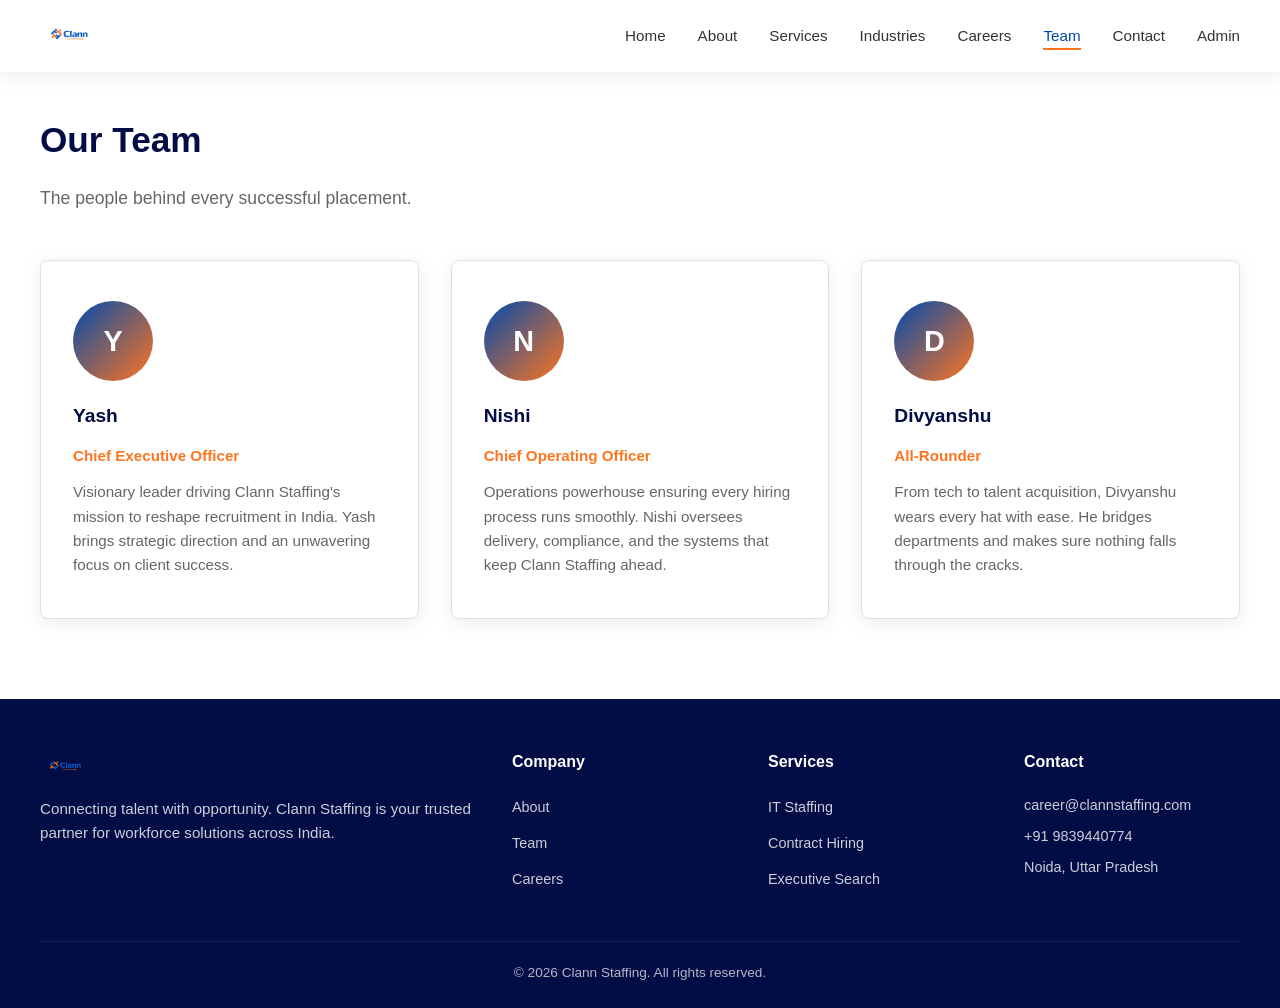
<file: team.html>
<!DOCTYPE html>
<html lang="en">
<head>
  <meta charset="UTF-8">
  <meta name="viewport" content="width=device-width, initial-scale=1.0">
  <title>Clann Staffing | Team</title>
  <link rel="stylesheet" href="styles.css">
</head>
<body>

  <nav class="navbar">
    <div class="container">
      <a href="index.html" class="logo">
        <img src="assets/logo.png" alt="Clann Staffing">
      </a>
      <ul class="nav-links">
        <li><a href="index.html">Home</a></li>
        <li><a href="about.html">About</a></li>
        <li><a href="services.html">Services</a></li>
        <li><a href="industries.html">Industries</a></li>
        <li><a href="careers.html">Careers</a></li>
        <li><a href="team.html">Team</a></li>
        <li><a href="contact.html">Contact</a></li>
        <li><a href="admin.html">Admin</a></li>
      </ul>
      <div class="hamburger" onclick="toggleMenu()">
        <span></span><span></span><span></span>
      </div>
    </div>
  </nav>

  <div class="mobile-menu" id="mobileMenu">
    <a href="index.html">Home</a>
    <a href="about.html">About</a>
    <a href="services.html">Services</a>
    <a href="industries.html">Industries</a>
    <a href="careers.html">Careers</a>
    <a href="team.html">Team</a>
    <a href="contact.html">Contact</a>
    <a href="admin.html">Admin</a>
  </div>

  <section class="section" style="padding-top: calc(var(--nav-height) + 40px);">
    <div class="container">
      <h2 class="section-title">Our Team</h2>
      <p class="section-subtitle">The people behind every successful placement.</p>

      <div class="cards-grid" style="grid-template-columns: repeat(auto-fit, minmax(280px, 1fr)); gap: 32px;">
        <div class="card" style="text-align: left; padding: 40px 32px;">
          <div style="width: 80px; height: 80px; background: linear-gradient(135deg, var(--blue), var(--orange)); border-radius: 50%; display: flex; align-items: center; justify-content: center; color: white; font-size: 1.8rem; font-weight: 700; margin-bottom: 20px;">Y</div>
          <h3>Yash</h3>
          <p style="color: var(--orange); font-weight: 600; margin-bottom: 12px;">Chief Executive Officer</p>
          <p>Visionary leader driving Clann Staffing's mission to reshape recruitment in India. Yash brings strategic direction and an unwavering focus on client success.</p>
        </div>
        <div class="card" style="text-align: left; padding: 40px 32px;">
          <div style="width: 80px; height: 80px; background: linear-gradient(135deg, var(--blue), var(--orange)); border-radius: 50%; display: flex; align-items: center; justify-content: center; color: white; font-size: 1.8rem; font-weight: 700; margin-bottom: 20px;">N</div>
          <h3>Nishi</h3>
          <p style="color: var(--orange); font-weight: 600; margin-bottom: 12px;">Chief Operating Officer</p>
          <p>Operations powerhouse ensuring every hiring process runs smoothly. Nishi oversees delivery, compliance, and the systems that keep Clann Staffing ahead.</p>
        </div>
        <div class="card" style="text-align: left; padding: 40px 32px;">
          <div style="width: 80px; height: 80px; background: linear-gradient(135deg, var(--blue), var(--orange)); border-radius: 50%; display: flex; align-items: center; justify-content: center; color: white; font-size: 1.8rem; font-weight: 700; margin-bottom: 20px;">D</div>
          <h3>Divyanshu</h3>
          <p style="color: var(--orange); font-weight: 600; margin-bottom: 12px;">All-Rounder</p>
          <p>From tech to talent acquisition, Divyanshu wears every hat with ease. He bridges departments and makes sure nothing falls through the cracks.</p>
        </div>
      </div>
    </div>
  </section>

  <footer class="footer">
    <div class="container footer-grid">
      <div class="footer-brand">
        <div class="logo"><img src="assets/logo.png" alt="Clann Staffing" style="height: 36px;"></div>
        <p>Connecting talent with opportunity. Clann Staffing is your trusted partner for workforce solutions across India.</p>
      </div>
      <div>
        <h4>Company</h4>
        <ul class="footer-links">
          <li><a href="about.html">About</a></li>
          <li><a href="team.html">Team</a></li>
          <li><a href="careers.html">Careers</a></li>
        </ul>
      </div>
      <div>
        <h4>Services</h4>
        <ul class="footer-links">
          <li><a href="services.html">IT Staffing</a></li>
          <li><a href="services.html">Contract Hiring</a></li>
          <li><a href="services.html">Executive Search</a></li>
        </ul>
      </div>
      <div class="footer-contact">
        <h4>Contact</h4>
        <p>career@clannstaffing.com</p>
        <p>+91 9839440774</p>
        <p>Noida, Uttar Pradesh</p>
      </div>
    </div>
    <div class="container footer-bottom">&copy; 2026 Clann Staffing. All rights reserved.</div>
  </footer>

  <script src="main.js"></script>
</body>
</html>
</file>
<file: styles.css>
/* === CLANN STAFFING - GLOBAL STYLES === */

:root {
  --blue: #004aad;
  --dark: #020c45;
  --orange: #ff751f;
  --white: #ffffff;
  --gray: #f5f7fa;
  --text: #333333;
  --text-light: #666666;
  --border: #e0e0e0;
  --shadow: 0 4px 20px rgba(2, 12, 69, 0.08);
  --shadow-hover: 0 8px 30px rgba(2, 12, 69, 0.12);
  --radius: 8px;
  --max-width: 1200px;
  --nav-height: 72px;
}

* {
  margin: 0;
  padding: 0;
  box-sizing: border-box;
}

html {
  scroll-behavior: smooth;
}

body {
  font-family: 'Segoe UI', Tahoma, Geneva, Verdana, sans-serif;
  color: var(--text);
  background: var(--white);
  line-height: 1.6;
  overflow-x: hidden;
}

a {
  text-decoration: none;
  color: inherit;
  transition: color 0.3s;
}

ul {
  list-style: none;
}

img {
  max-width: 100%;
  height: auto;
}

/* === GRADIENT BUTTON === */
.btn {
  display: inline-block;
  padding: 14px 32px;
  font-size: 1rem;
  font-weight: 600;
  border: none;
  border-radius: var(--radius);
  cursor: pointer;
  transition: transform 0.3s, box-shadow 0.3s;
  text-align: center;
}

.btn-primary {
  background: linear-gradient(135deg, var(--blue), var(--orange));
  color: var(--white);
}

.btn-primary:hover {
  transform: translateY(-2px);
  box-shadow: 0 6px 20px rgba(0, 74, 173, 0.3);
}

.btn-outline {
  background: transparent;
  color: var(--blue);
  border: 2px solid var(--blue);
}

.btn-outline:hover {
  background: var(--blue);
  color: var(--white);
}

.btn-dark {
  background: var(--dark);
  color: var(--white);
}

.btn-dark:hover {
  background: var(--blue);
}

/* === SECTION UTILITIES === */
.section {
  padding: 80px 20px;
}

.section-title {
  font-size: 2.2rem;
  font-weight: 700;
  color: var(--dark);
  margin-bottom: 16px;
  text-align: left;
}

.section-subtitle {
  font-size: 1.1rem;
  color: var(--text-light);
  margin-bottom: 48px;
  text-align: left;
}

.container {
  max-width: var(--max-width);
  margin: 0 auto;
}

/* === NAVBAR === */
.navbar {
  position: fixed;
  top: 0;
  left: 0;
  right: 0;
  height: var(--nav-height);
  background: var(--white);
  box-shadow: var(--shadow);
  z-index: 1000;
  display: flex;
  align-items: center;
  padding: 0 24px;
}

.navbar .container {
  display: flex;
  align-items: center;
  justify-content: space-between;
  width: 100%;
}

.logo {
  display: flex;
  align-items: center;
  gap: 10px;
}

.logo img {
  height: 42px;
  width: auto;
}

.logo span {
  font-size: 1.4rem;
  font-weight: 700;
  color: var(--dark);
}

.nav-links {
  display: flex;
  gap: 32px;
  align-items: center;
}

.nav-links a {
  font-size: 0.95rem;
  font-weight: 500;
  color: var(--text);
  position: relative;
}

.nav-links a:hover,
.nav-links a.active {
  color: var(--blue);
}

.nav-links a.active::after {
  content: '';
  position: absolute;
  bottom: -6px;
  left: 0;
  width: 100%;
  height: 2px;
  background: var(--orange);
}

.hamburger {
  display: none;
  flex-direction: column;
  gap: 5px;
  cursor: pointer;
  padding: 8px;
}

.hamburger span {
  display: block;
  width: 24px;
  height: 2px;
  background: var(--dark);
  transition: 0.3s;
}

/* === HERO === */
.hero {
  min-height: 100vh;
  display: flex;
  align-items: center;
  padding-top: var(--nav-height);
  position: relative;
  overflow: hidden;
}

.hero-bg {
  position: absolute;
  top: 0;
  left: 0;
  width: 100%;
  height: 100%;
  object-fit: cover;
  z-index: 0;
}

.hero-overlay {
  position: absolute;
  top: 0;
  left: 0;
  width: 100%;
  height: 100%;
  background: linear-gradient(90deg, rgba(2,12,69,0.85) 0%, rgba(2,12,69,0.4) 60%, rgba(2,12,69,0.1) 100%);
  z-index: 1;
}

.hero .container {
  position: relative;
  z-index: 2;
  display: grid;
  grid-template-columns: 1fr 1fr;
  gap: 60px;
  align-items: center;
}

.hero-content {
  color: var(--white);
}

.hero-content h1 {
  font-size: 3.2rem;
  font-weight: 800;
  line-height: 1.15;
  margin-bottom: 20px;
}

.hero-content p {
  font-size: 1.15rem;
  opacity: 0.9;
  margin-bottom: 32px;
  max-width: 500px;
}

/* === STATS === */
.stats {
  background: var(--gray);
  padding: 60px 20px;
}

.stats-grid {
  display: grid;
  grid-template-columns: repeat(3, 1fr);
  gap: 40px;
}

.stat-item {
  text-align: left;
  padding: 24px;
}

.stat-number {
  font-size: 2.8rem;
  font-weight: 800;
  color: var(--blue);
  line-height: 1;
  margin-bottom: 8px;
}

.stat-number span {
  color: var(--orange);
}

.stat-label {
  font-size: 1.05rem;
  color: var(--text-light);
  font-weight: 500;
}

/* === CARDS === */
.cards-grid {
  display: grid;
  grid-template-columns: repeat(auto-fit, minmax(260px, 1fr));
  gap: 28px;
}

.card {
  background: var(--white);
  border-radius: var(--radius);
  padding: 36px 28px;
  box-shadow: var(--shadow);
  transition: transform 0.3s, box-shadow 0.3s;
  border: 1px solid var(--border);
}

.card:hover {
  transform: translateY(-4px);
  box-shadow: var(--shadow-hover);
}

.card-icon {
  width: 56px;
  height: 56px;
  background: linear-gradient(135deg, var(--blue), var(--orange));
  border-radius: var(--radius);
  display: flex;
  align-items: center;
  justify-content: center;
  margin-bottom: 20px;
  color: var(--white);
  font-size: 1.4rem;
}

.card h3 {
  font-size: 1.2rem;
  font-weight: 700;
  color: var(--dark);
  margin-bottom: 12px;
}

.card p {
  font-size: 0.95rem;
  color: var(--text-light);
  line-height: 1.6;
}

/* === BANNER === */
.banner {
  background: linear-gradient(135deg, var(--dark), var(--blue));
  padding: 60px 20px;
  color: var(--white);
}

.banner .container {
  display: flex;
  justify-content: space-between;
  align-items: center;
  gap: 40px;
}

.banner h2 {
  font-size: 2rem;
  font-weight: 700;
  margin-bottom: 8px;
}

.banner p {
  opacity: 0.9;
  font-size: 1.05rem;
}

/* === FORMS === */
.form-group {
  margin-bottom: 20px;
}

.form-group label {
  display: block;
  font-size: 0.9rem;
  font-weight: 600;
  color: var(--dark);
  margin-bottom: 6px;
}

.form-group input,
.form-group textarea,
.form-group select {
  width: 100%;
  padding: 12px 16px;
  border: 1px solid var(--border);
  border-radius: var(--radius);
  font-size: 1rem;
  font-family: inherit;
  transition: border-color 0.3s;
  background: var(--white);
}

.form-group input:focus,
.form-group textarea:focus,
.form-group select:focus {
  outline: none;
  border-color: var(--blue);
}

.form-group input[type="file"] {
  padding: 10px;
}

/* === TABLE === */
.table-wrap {
  overflow-x: auto;
}

table {
  width: 100%;
  border-collapse: collapse;
  font-size: 0.95rem;
}

thead {
  background: var(--dark);
  color: var(--white);
}

th, td {
  padding: 14px 16px;
  text-align: left;
}

tbody tr {
  border-bottom: 1px solid var(--border);
}

tbody tr:hover {
  background: var(--gray);
}

/* === FOOTER === */
.footer {
  background: var(--dark);
  color: var(--white);
  padding: 50px 20px 24px;
}

.footer-grid {
  display: grid;
  grid-template-columns: 2fr 1fr 1fr 1fr;
  gap: 40px;
  margin-bottom: 40px;
}

.footer-brand p {
  opacity: 0.8;
  font-size: 0.95rem;
  margin-top: 12px;
  line-height: 1.6;
}

.footer h4 {
  font-size: 1rem;
  font-weight: 600;
  margin-bottom: 20px;
  color: var(--white);
}

.footer-links li {
  margin-bottom: 10px;
}

.footer-links a {
  opacity: 0.8;
  font-size: 0.9rem;
}

.footer-links a:hover {
  opacity: 1;
  color: var(--orange);
}

.footer-contact p {
  opacity: 0.8;
  font-size: 0.9rem;
  margin-bottom: 8px;
}

.footer-bottom {
  border-top: 1px solid rgba(255,255,255,0.1);
  padding-top: 20px;
  text-align: center;
  opacity: 0.7;
  font-size: 0.85rem;
}

/* === MOBILE MENU === */
.mobile-menu {
  display: none;
  position: fixed;
  top: var(--nav-height);
  left: 0;
  right: 0;
  background: var(--white);
  box-shadow: var(--shadow);
  z-index: 999;
  padding: 20px;
  flex-direction: column;
  gap: 16px;
}

.mobile-menu a {
  font-size: 1rem;
  font-weight: 500;
  color: var(--text);
  padding: 8px 0;
}

.mobile-menu a.active {
  color: var(--blue);
}

.mobile-menu.open {
  display: flex;
}

/* === RESPONSIVE === */
@media (max-width: 768px) {
  :root {
    --nav-height: 64px;
  }

  .nav-links {
    display: none;
  }

  .hamburger {
    display: flex;
  }

  .hero .container {
    grid-template-columns: 1fr;
    text-align: left;
  }

  .hero-content h1 {
    font-size: 2.2rem;
  }

  .stats-grid {
    grid-template-columns: 1fr;
    gap: 24px;
  }

  .section {
    padding: 60px 20px;
  }

  .section-title {
    font-size: 1.8rem;
  }

  .cards-grid {
    grid-template-columns: 1fr;
  }

  .banner .container {
    flex-direction: column;
    text-align: left;
    align-items: flex-start;
  }

  .footer-grid {
    grid-template-columns: 1fr 1fr;
    gap: 28px;
  }

  .table-wrap {
    font-size: 0.85rem;
  }
}

@media (max-width: 480px) {
  .hero-content h1 {
    font-size: 1.8rem;
  }

  .footer-grid {
    grid-template-columns: 1fr;
  }

  .stat-number {
    font-size: 2.2rem;
  }
}
</file>
